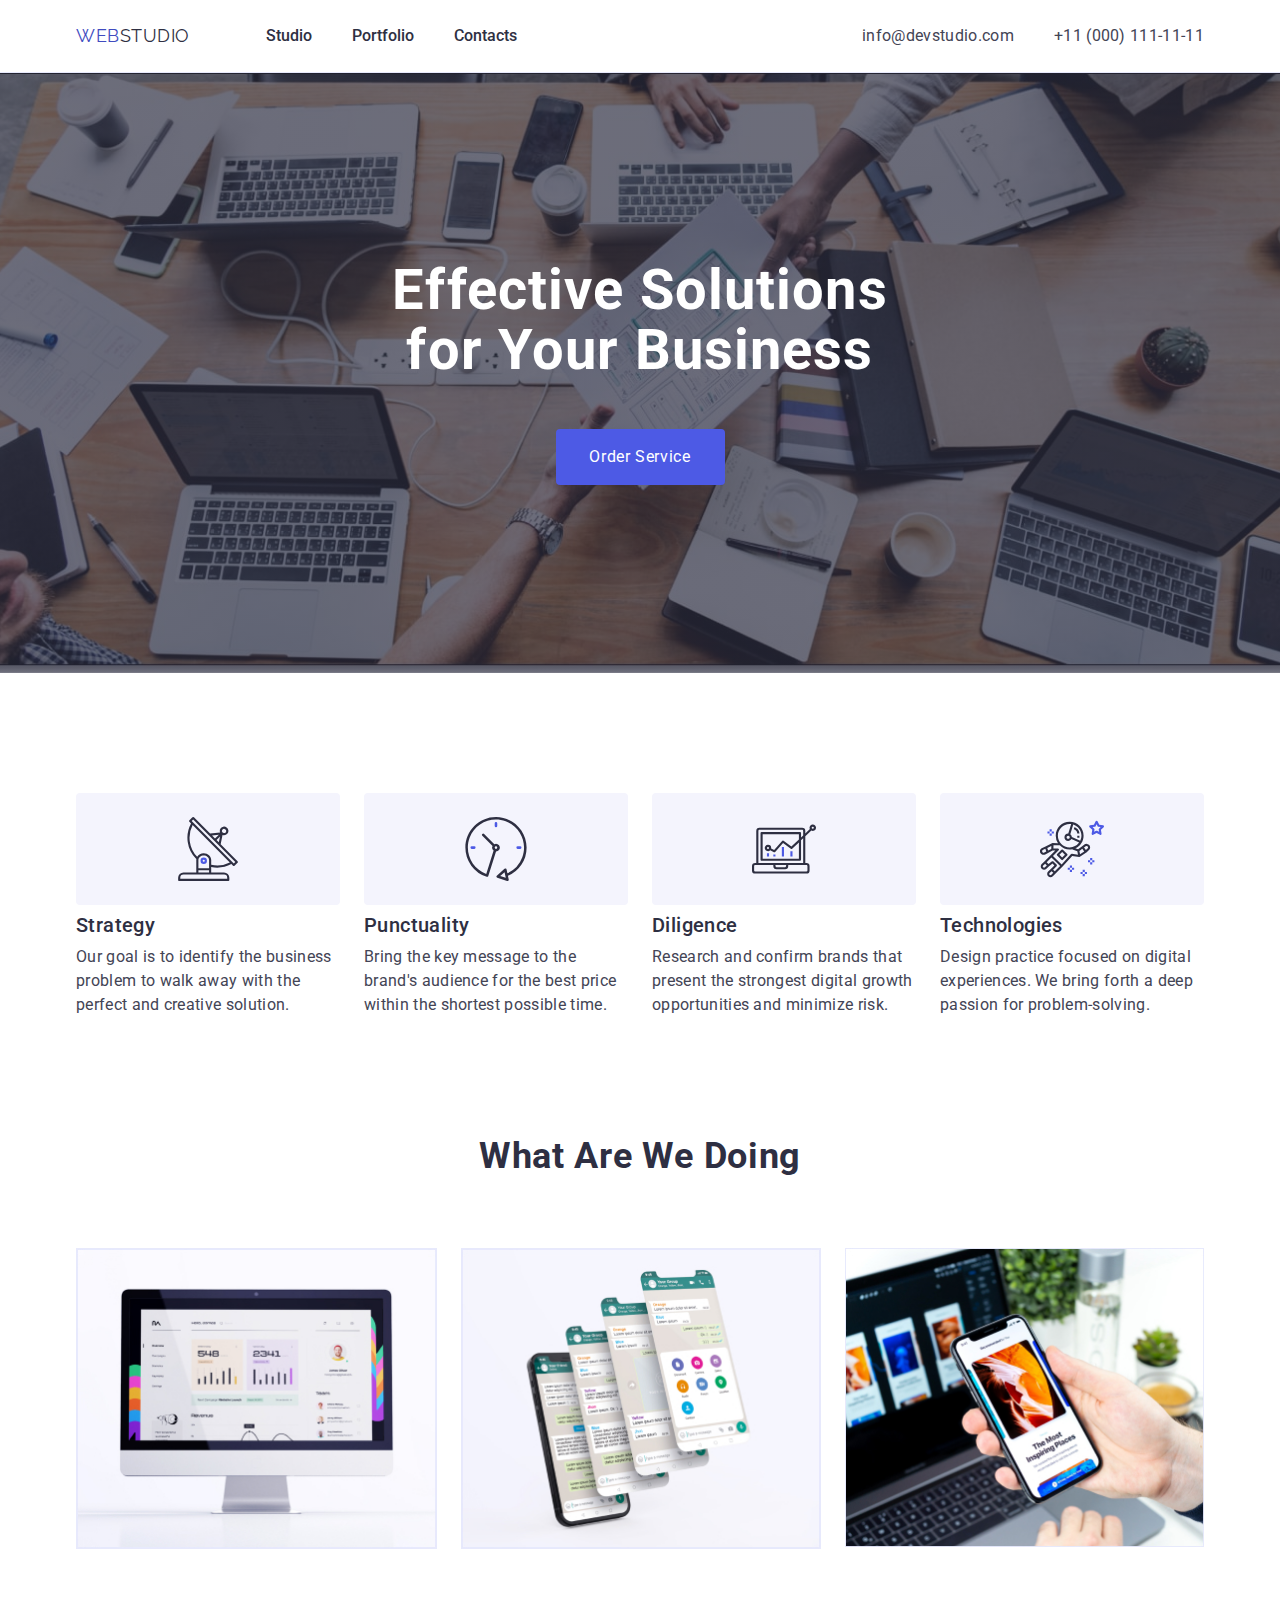
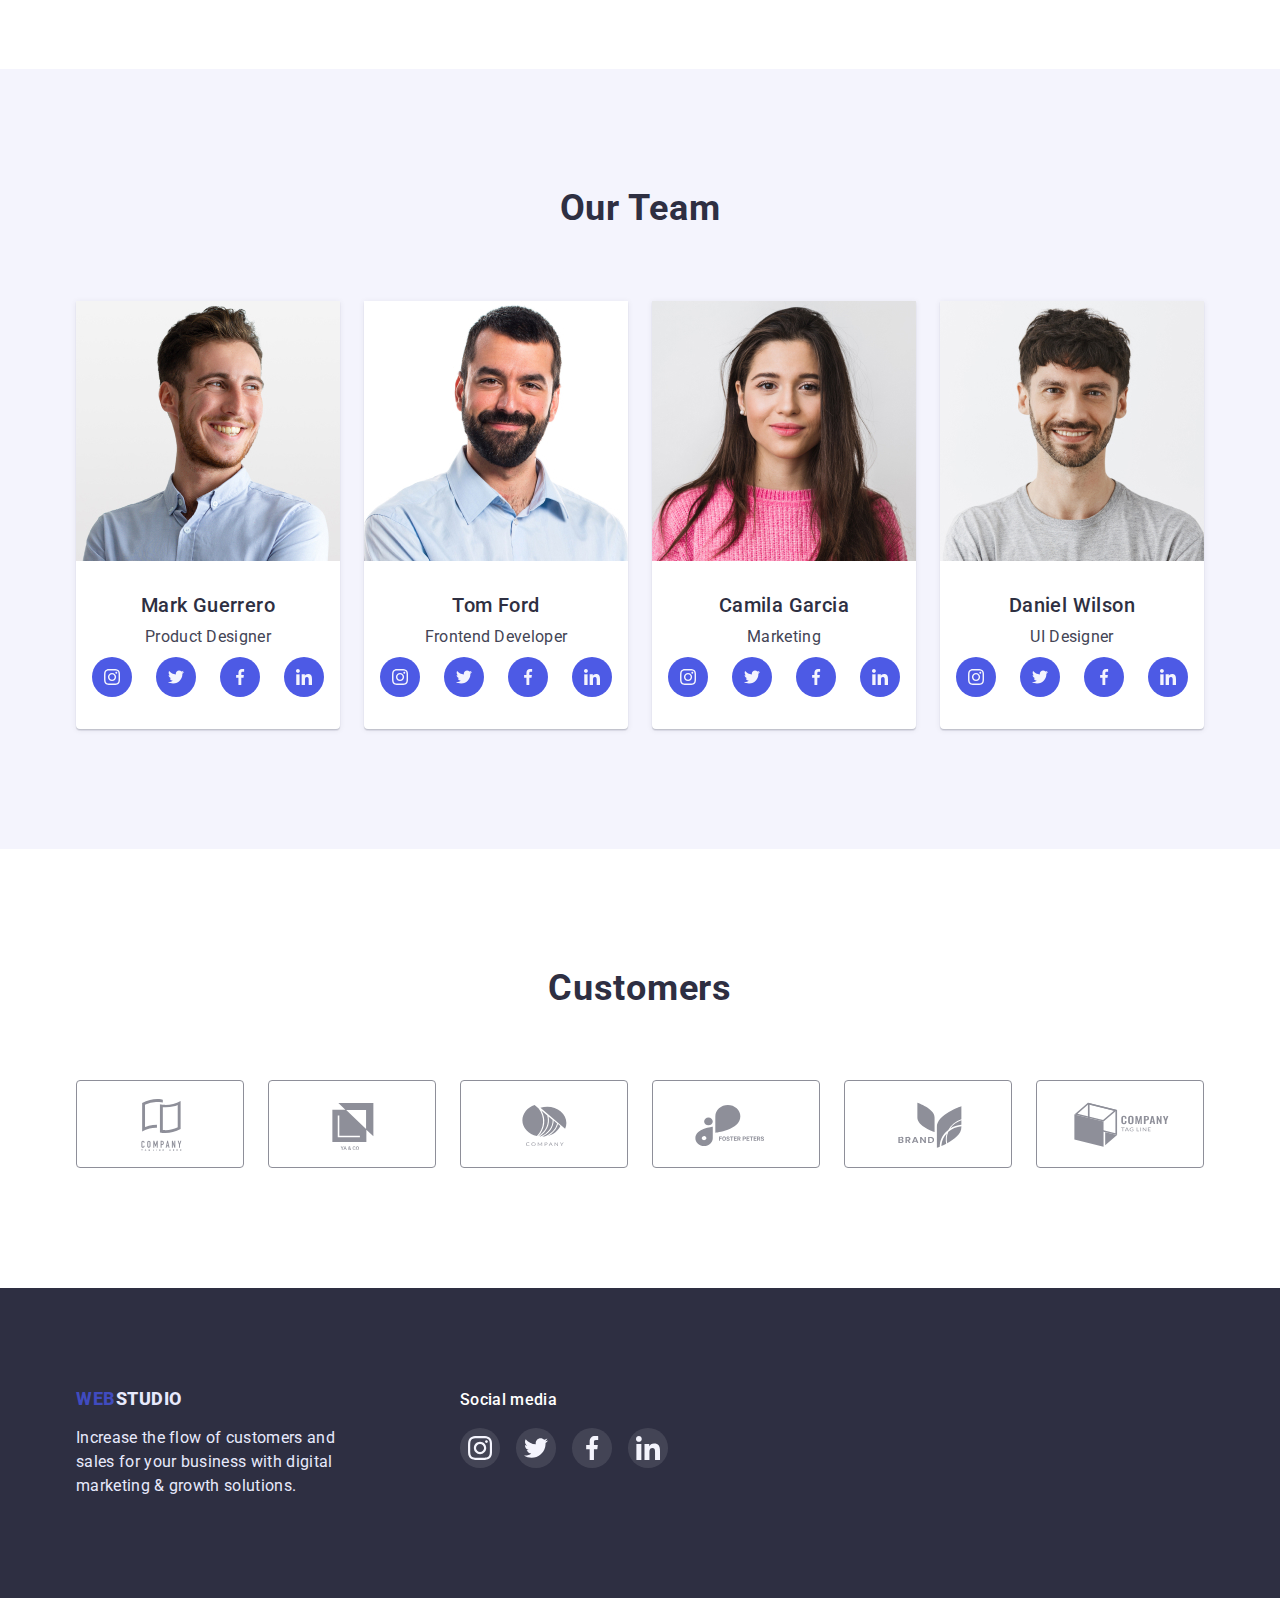
<file: index.html>
<!DOCTYPE html>
<html lang="en">
  <head>
    <meta charset="UTF-8" />
    <meta http-equiv="X-UA-Compatible" content="IE=edge" />
    <meta name="viewport" content="width=device-width, initial-scale=1.0" />
    <title>goit-markup-hw-01</title>
    <link rel="preconnect" href="https://fonts.googleapis.com"><link rel="preconnect" href="https://fonts.gstatic.com" crossorigin><link href="https://fonts.googleapis.com/css2?family=Raleway:wght@800&family=Roboto:wght@400;500;700&display=swap" rel="stylesheet">
    <link rel="stylesheet" href="https://cdnjs.cloudflare.com/ajax/libs/modern-normalize/1.1.0/modern-normalize.min.css">
    <link rel="stylesheet" href="./css/styles.css">
  </head>
  <body class="body">
    <!--MainPage navigation List-->
    <header class="header">
      <div class="header-conteiner conteiner">
        <nav class="navigation">
          <a href="./index.html" class="logo">
            <span class="color-logo">Web</span>Studio
          </a>
          <ul class="header-link">
            <!--Header Navigation-->
            <li class="header-link-item">
              <a href="./index.html" class="link-nav">
                Studio
              </a>
            </li>
            <li class="header-link-item">
              <a href="./portfolio.html" class="link-nav">
                Portfolio
              </a>
            </li>
            <li class="header-link-item">
              <a href="./index.html" class="link-nav">
                Contacts
              </a>
            </li>
          </ul>
        </nav>
        <address class="address">
          <!--Footer Contact List-->
          <ul class="header-nav">
            <li class="header-nav-item">
              <a href="mailto:info@devstudio.com" class="contatc-link">
                info@devstudio.com
              </a>
            </li>
            <li class="header-nav-item">
              <a href="tel:+110001111111" class="contatc-link">
                +11 (000) 111-11-11
              </a>
            </li>
          </ul>
        </address>
      </div>
    </header>
    <!--colorBox + button-->
    <main>
      <!-- Section1 -->
        <section class="banner section">
          <div class="conteiner">
            <h1 class="banner-title">Effective Solutions for Your Business</h1>
            <button type="button" class="mainpage-button">Order Service</button>
          </div>
        </section>
        <!--Bloc of Benefits--> 
      <section class="section">
          <div class="conteiner">
            <!-- <h2>Title</h2> -->
          <ul class="benefits-list">
            <!--first-->
            <li class="benefits-point">
              <div class="benefits-icon">
                <svg class="benefits-item"width="64" height="64">
                  <use href="images/icons.svg#icon-antenna-1">
                  </use>
                </svg>
              </div>
              <h3 class="section-subtitle">Strategy</h3>
              <p class="section-text">
                Our goal is to identify the business problem to walk away with the
                perfect and creative solution.
              </p>
            </li>
            <!--Second-->
            <li class="benefits-point">
              <div class="benefits-icon">
                <svg class="benefits-item"width="64" height="64">
                  <use href="images/icons.svg#icon-clock-1">
                  </use>
                </svg>
              </div>
              <h3 class="section-subtitle">Punctuality</h3>
              <p class="section-text">
                Bring the key message to the brand's audience for the best price
                within the shortest possible time.
              </p>
            </li>
            <!--Third-->
            <li class="benefits-point">
              <div class="benefits-icon">
                <svg class="benefits-item"width="64" height="64">
                  <use href="images/icons.svg#icon-diagram-1">
                  </use>
                </svg>
              </div>
              <h3 class="section-subtitle">Diligence</h3>
              <p class="section-text">
                Research and confirm brands that present the strongest digital
                growth opportunities and minimize risk.
              </p>
            </li>
            <!--fourth-->
            <li class="benefits-point">
              <div class="benefits-icon">
                <svg class="benefits-item"width="64" height="64">
                  <use href="images/icons.svg#icon-astronaut-1">
                  </use>
                </svg>
              </div>
              <h3 class="section-subtitle">Technologies</h3>
              <p class="section-text">
                Design practice focused on digital experiences. We bring forth a
                deep passion for problem-solving.
              </p>
            </li>
          </ul>
          </div>
      </section>
          <!--What are we doing-->
      <section class="section about">
        <div class="conteiner">
          <h2 class="section-title">What are we doing</h2>
        <!-- section3 -->
        <ul class="work-list">
          <!--FirstTypeOfWork-->
          <li class="work-item">
            <img src="./images/computer.jpg" alt="notebook" width="360"/>
          </li>
          <!--SecondTypeOfWork-->
          <li class="work-item">
            <img src="./images/socialnetwork.jpg" alt="socialmedia" width="360"/>
          </li class="work-item">
            <!--ThirdTypeOfWork-->
          <li>
            <img src="./images/mobilephone.jpg" alt="mobilephone" width="360"/>
          </li>
        </ul>
        </div>
      </section>
        <!--Our Team-->
      <section class="section team">
         <div class="conteiner">
           <!-- Section4 -->
           <h2 class="section-title">Our Team</h2>
           <!--TeamOrder-->
           <ul class="work-list">
           <!--Teammate1-->
           <li class="taem-block">
             <img src="./images/tomfordteam.jpg" alt="teammate" width="264" class="team-photo"/>
             <h3 class="section-subtitle">Mark Guerrero</h3>
             <p class="section-text">Product Designer</p>
             <ul class="team-link">
               <li class="team-link-item">
                <a 
                  class="social-item"
                  href="https://www.instagram.com/"
                  aria-label="instagram"
                  target="_blank"
                  rel="noopener noreferrer">
                  <svg class="social-icon "width="16" height="16">
                    <use href="images/icons.svg#icon-instagram-1"></use>
                  </svg>
                </a>
                </li>
                <li class="team-link-item">
                <a 
                  class="social-item"  
                  href="https://twitter.com/twitter?lang=uk"
                  aria-label="twitter"
                  target="_blank"
                  rel="noopener noreferrer">
                  <svg class="social-icon "width="16" height="16">
                    <use href="images/icons.svg#icon-twitter-1"></use>
                  </svg>
                </a>
                </li>
               <li class="team-link-item">
                <a
                  class="social-item"
                  href="https://www.facebook.com/"
                  aria-label="facebook"
                  target="_blank"
                  rel="noopener noreferrer">
                  <svg class="social-icon "width="16" height="16">
                    <use href="images/icons.svg#icon-facebook-1"></use>
                  </svg>
                </a>
                </li>
                <li class="team-link-item">
                <a 
                  class="social-item"
                  href="https://ua.linkedin.com/"
                  aria-label="linkedin"
                  target="_blank"
                  rel="noopener noreferrer">
                  <svg class="social-icon "width="16" height="16">
                    <use href="images/icons.svg#icon-linkedin-1"></use>
                  </svg>
                </a>
                </li> 
             </ul>
           </li>
           <!--Teammate2-->
           <li class="taem-block">
               <img src="./images/marcguerreroteam.jpg" alt="teammate" width="264" class="team-photo"/>
               <h3 class="section-subtitle">Tom Ford</h3>
               <p class="section-text">Frontend Developer</p>
               <ul class="team-link">
               <li class="team-link-item">
                <a 
                  class="social-item"
                  href="https://www.instagram.com/"
                  aria-label="instagram"
                  target="_blank"
                  rel="noopener noreferrer">
                  <svg class="social-icon "width="16" height="16">
                    <use href="images/icons.svg#icon-instagram-1"></use>
                  </svg>
                </a>
                </li>
                <li class="team-link-item">
                <a 
                  class="social-item"  
                  href="https://twitter.com/twitter?lang=uk"
                  aria-label="twitter"
                  target="_blank"
                  rel="noopener noreferrer">
                  <svg class="social-icon "width="16" height="16">
                    <use href="images/icons.svg#icon-twitter-1"></use>
                  </svg>
                </a>
                </li>
               <li class="team-link-item">
                <a
                  class="social-item"
                  href="https://www.facebook.com/"
                  aria-label="facebook"
                  target="_blank"
                  rel="noopener noreferrer">
                  <svg class="social-icon "width="16" height="16">
                    <use href="images/icons.svg#icon-facebook-1"></use>
                  </svg>
                </a>
                </li>
                <li class="team-link-item">
                <a 
                  class="social-item"
                  href="https://ua.linkedin.com/"
                  aria-label="linkedin"
                  target="_blank"
                  rel="noopener noreferrer">
                  <svg class="social-icon "width="16" height="16">
                    <use href="images/icons.svg#icon-linkedin-1"></use>
                  </svg>
                </a>
                </li> 
             </ul>
           </li>
           <!--Teammate3-->
           <li class="taem-block">
               <img src="./images/camilagarciateam.jpg" alt="teammate" width="264" class="team-photo"/>
               <h3 class="section-subtitle">Camila Garcia</h3>
               <p class="section-text">Marketing</p>
               <ul class="team-link">
                <li class="team-link-item">
                 <a 
                   class="social-item"
                   href="https://www.instagram.com/"
                   aria-label="instagram"
                   target="_blank"
                   rel="noopener noreferrer">
                   <svg class="social-icon "width="16" height="16">
                     <use href="images/icons.svg#icon-instagram-1"></use>
                   </svg>
                 </a>
                 </li>
                 <li class="team-link-item">
                 <a 
                   class="social-item"  
                   href="https://twitter.com/twitter?lang=uk"
                   aria-label="twitter"
                   target="_blank"
                   rel="noopener noreferrer">
                   <svg class="social-icon "width="16" height="16">
                     <use href="images/icons.svg#icon-twitter-1"></use>
                   </svg>
                 </a>
                 </li>
                <li class="team-link-item">
                 <a
                   class="social-item"
                   href="https://www.facebook.com/"
                   aria-label="facebook"
                   target="_blank"
                   rel="noopener noreferrer">
                   <svg class="social-icon "width="16" height="16">
                     <use href="images/icons.svg#icon-facebook-1"></use>
                   </svg>
                 </a>
                 </li>
                 <li class="team-link-item">
                 <a 
                   class="social-item"
                   href="https://ua.linkedin.com/"
                   aria-label="linkedin"
                   target="_blank"
                   rel="noopener noreferrer">
                   <svg class="social-icon "width="16" height="16">
                     <use href="images/icons.svg#icon-linkedin-1"></use>
                   </svg>
                 </a>
                 </li> 
              </ul>
           </li>
           <!--Teammate4-->
           <li class="taem-block">
               <img src="./images/danielwilsonteam.jpg" alt="teammate" width="264" class="team-photo"/>
               <h3 class="section-subtitle">Daniel Wilson</h3>
               <p class="section-text">UI Designer</p>
               <ul class="team-link">
                <li class="team-link-item">
                 <a 
                   class="social-item"
                   href="https://www.instagram.com/"
                   aria-label="instagram"
                   target="_blank"
                   rel="noopener noreferrer">
                   <svg class="social-icon "width="16" height="16">
                     <use href="images/icons.svg#icon-instagram-1"></use>
                   </svg>
                 </a>
                 </li>
                 <li class="team-link-item">
                 <a 
                   class="social-item"  
                   href="https://twitter.com/twitter?lang=uk"
                   aria-label="twitter"
                   target="_blank"
                   rel="noopener noreferrer">
                   <svg class="social-icon "width="16" height="16">
                     <use href="images/icons.svg#icon-twitter-1"></use>
                   </svg>
                 </a>
                 </li>
                <li class="team-link-item">
                 <a
                   class="social-item"
                   href="https://www.facebook.com/"
                   aria-label="facebook"
                   target="_blank"
                   rel="noopener noreferrer">
                   <svg class="social-icon "width="16" height="16">
                     <use href="images/icons.svg#icon-facebook-1"></use>
                   </svg>
                 </a>
                 </li>
                 <li class="team-link-item">
                 <a 
                   class="social-item"
                   href="https://ua.linkedin.com/"
                   aria-label="linkedin"
                   target="_blank"
                   rel="noopener noreferrer">
                   <svg class="social-icon "width="16" height="16">
                     <use href="images/icons.svg#icon-linkedin-1"></use>
                   </svg>
                 </a>
                 </li> 
              </ul>
           </li>
         </ul>
         </div>
      </section>
      <!-- Customers -->
      <section class="section">
        <div class="conteiner customer">
          <h2 class="section-title">Customers</h2>
          <ul class="customers-list">
            <li class="costumer-order">
              <a class="customer-point" href="">
                <svg class="customer-item"width="104" height="56">
                  <use href="images/icons.svg#icon-Logo2">
                  </use>
                </svg>
              </a>
            </li>
            <li class="costumer-order">
              <a class="customer-point" href="">
                <svg class="customer-item"width="104" height="56">
                  <use href="images/icons.svg#icon-Logo1">
                  </use>
                </svg>
              </a>
            </li>
            <li class="costumer-order">
              <a class="customer-point" href="">
                <svg class="customer-item"width="104" height="56">
                  <use href="images/icons.svg#icon-Logo3">
                  </use>
                </svg>
              </a>
            </li>
            <li class="costumer-order">
              <a class="customer-point" href="">
                <svg class="customer-item"width="104" height="56">
                  <use href="images/icons.svg#icon-Logo4">
                  </use>
                </svg>
              </a>
            </li>
            <li class="costumer-order" >
              <a class="customer-point" href="">
                <svg class="customer-item"width="104" height="56">
                  <use href="images/icons.svg#icon-Logo5">
                  </use>
                </svg>
              </a>
            </li>
            <li class="costumer-order" href="">
              <a
               class="customer-point" href="">
                <svg class="customer-item"width="104" height="56">
                  <use href="images/icons.svg#icon-Logo6">
                  </use>
                </svg>
              </a>
            </li>
          </ul>
        </div>
      </section>
    </main>
    <!--Footer-->
    <footer class="footer">
      <div class="conteiner footer-conteiner">
        <div class="logo-wrapper">
          <a href="./index.html" class="logo-footer">
            <span class="color-logo">Web</span>Studio
          </a>
          <p class="footer-text">
            Increase the flow of customers and sales for your business with digital
             marketing & growth solutions.
          </p>
        </div>
        <div class="soc-wrapper">
          <p class="footer-links">Social media</p>
          <ul class="footer-social">
            <li class="team-link-item">
              <a 
                class="social-item-footer"
                href="https://www.instagram.com/"
                aria-label="instagram"
                target="_blank"
                rel="noopener noreferrer">
                <svg class="social-icon" width="24" height="24">
                  <use href="images/icons.svg#icon-instagram-1"></use>
                </svg>
              </a>
            </li>
            <li class="team-link-item">
              <a 
                class="social-item-footer"  
                href="https://twitter.com/twitter?lang=uk"
                aria-label="twitter"
                target="_blank"
                rel="noopener noreferrer">
                <svg class="social-icon "width="24" height="24">
                  <use href="images/icons.svg#icon-twitter-1"></use>
                </svg>
              </a>
              </li>
            <li class="team-link-item">
              <a
                class="social-item-footer"
                href="https://www.facebook.com/"
                aria-label="facebook"
                target="_blank"
                rel="noopener noreferrer">
                <svg class="social-icon "width="24" height="24">
                  <use href="images/icons.svg#icon-facebook-1"></use>
                </svg>
              </a>
              </li>
              <li class="team-link-item">
              <a 
                class="social-item-footer"
                href="https://ua.linkedin.com/"
                aria-label="linkedin"
                target="_blank"
                rel="noopener noreferrer">
                <svg class="social-icon "width="24" height="24">
                  <use href="images/icons.svg#icon-linkedin-1"></use>
                </svg>
              </a>
              </li> 
          </ul>
      </div>
    </footer>
  </body>
</html>
</file>
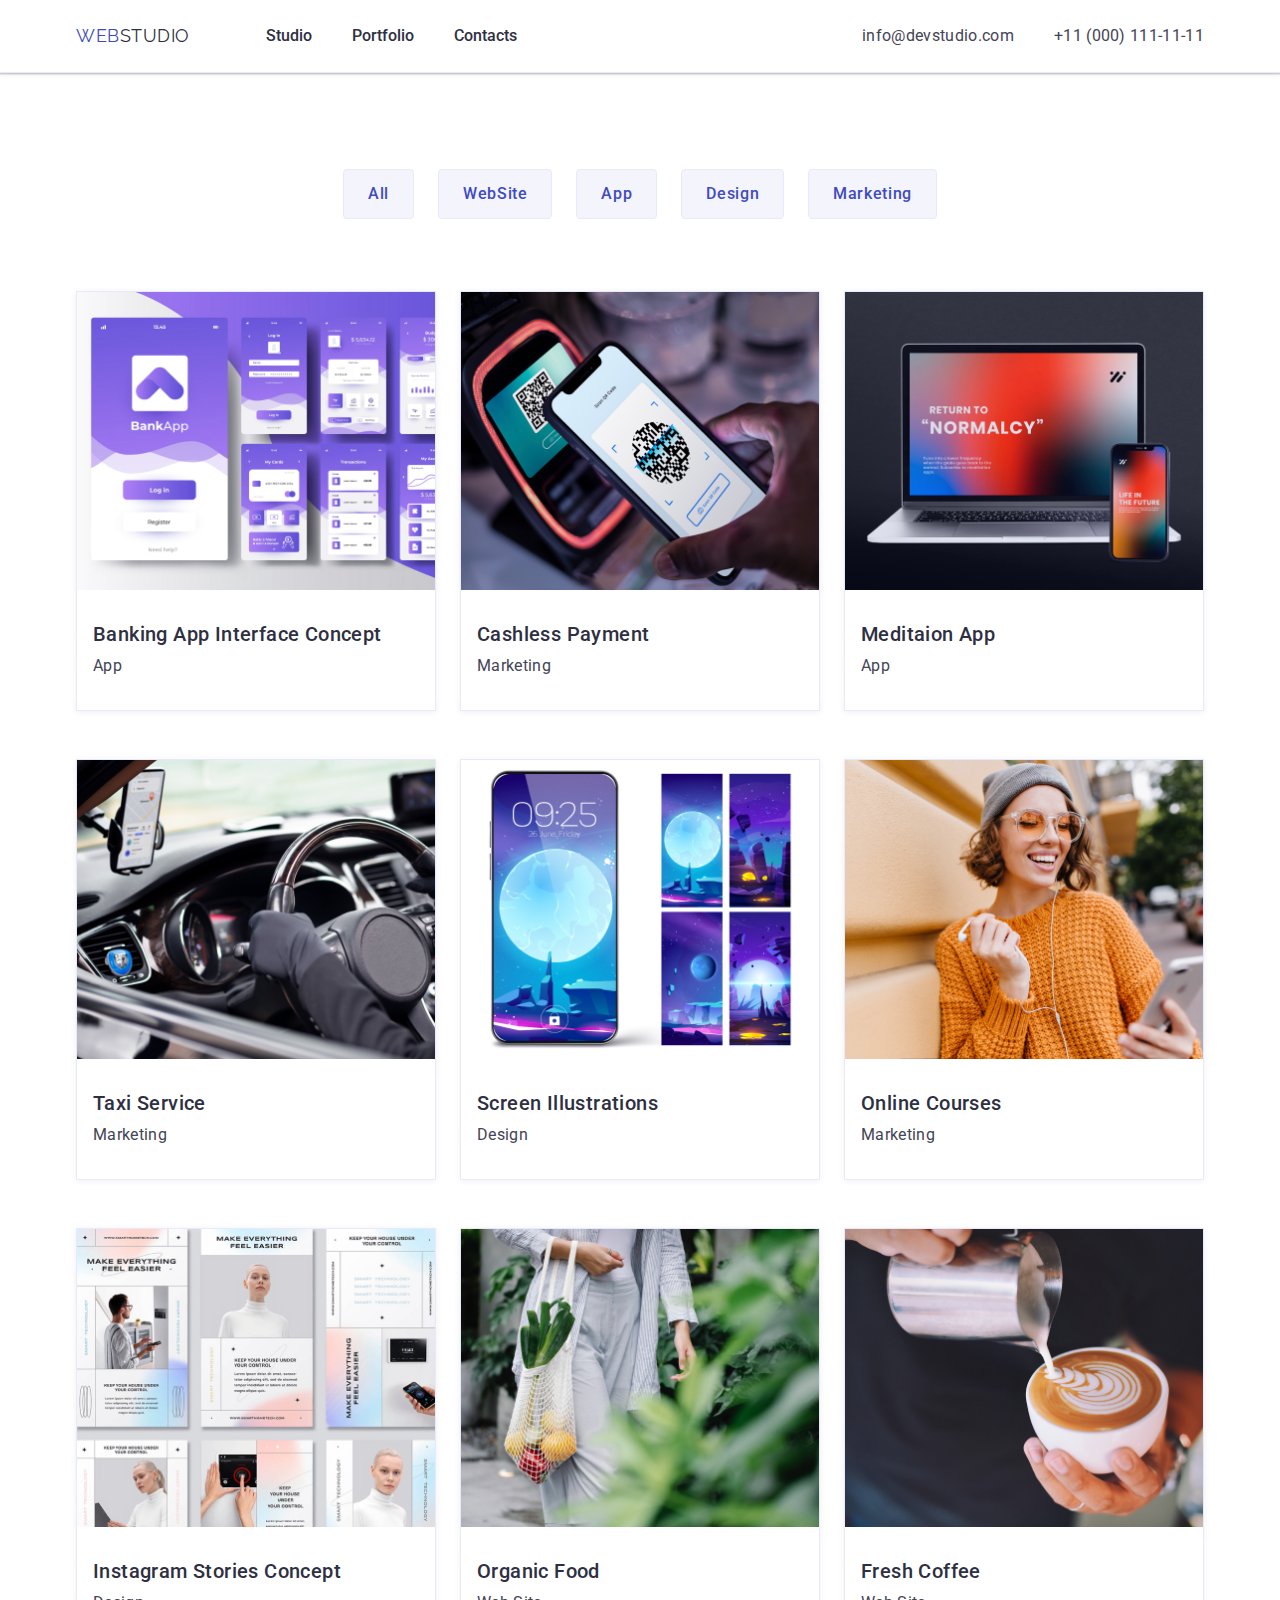
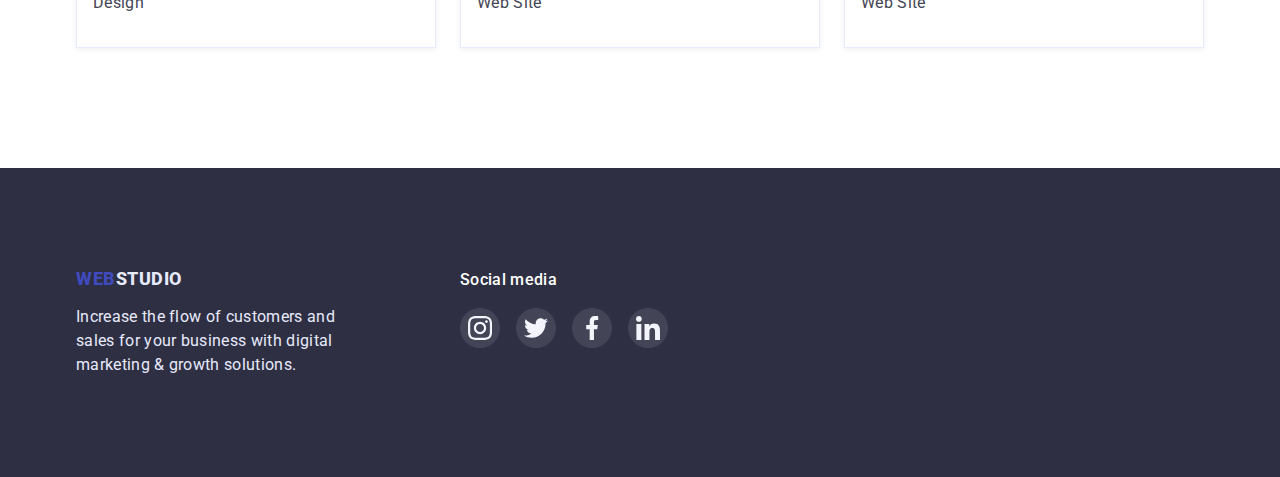
<file: portfolio.html>
<!DOCTYPE html>
<html lang="en">
  <head>
    <meta charset="UTF-8">
    <meta http-equiv="X-UA-Compatible" content="IE=edge">
    <meta name="viewport" content="width=device-width, initial-scale=1.0">
    <title>Portfolio</title>
    <link rel="preconnect" href="https://fonts.googleapis.com"><link rel="preconnect"
    href="https://fonts.gstatic.com" crossorigin><link
    href="https://fonts.googleapis.com/css2?family=Raleway:wght@800&family=Roboto:wght@400;500;700&display=swap"
    rel="stylesheet">
    <link rel="stylesheet" href="https://cdnjs.cloudflare.com/ajax/libs/modern-normalize/1.1.0/modern-normalize.min.css">
    <link rel="stylesheet" href=".//css/styles.css">
  </head>
<body>
    <!--header-->
    <header class="header">
      <div class="header-conteiner conteiner">
        <nav class="navigation">
          <a href="./index.html" class="logo">
            <span class="color-logo">Web</span>Studio
          </a>
          <ul class="header-link">
            <!--Header Navigation-->
            <li class="header-link-item">
              <a href="./index.html" class="link-nav">
                Studio
              </a>
            </li>
            <li class="header-link-item">
              <a href="./portfolio.html" class="link-nav">
                Portfolio
              </a>
            </li>
            <li class="header-link-item">
              <a href="./index.html" class="link-nav">
                Contacts
              </a>
            </li>
          </ul>
        </nav>
        <address class="address">
          <!--Footer Contact List-->
          <ul class="header-nav">
            <li class="header-nav-item">
              <a href="mailto:info@devstudio.com" class="contatc-link">
                info@devstudio.com
              </a>
            </li>
            <li class="header-nav-item">
              <a href="tel:+110001111111" class="contatc-link">
                +11 (000) 111-11-11
              </a>
            </li>
          </ul>
        </address>
      </div>
    </header>
    <main>
      <section class="section portfolio">
          <div class="conteiner">
            <!-- list of nav.buttoms -->
            <!-- <h1> Selection button's -->
              <h1 class="visually-hidden">Hiden</h1>
            <ul class="button-list">
              <li>
                <button type="button" class="selection-button">All</button>
              </li>
              <li>
                <button type="button" class="selection-button">WebSite</button>
              </li>
              <li>
                <button type="button" class="selection-button">App</button>
              </li>
              <li>
                <button type="button" class="selection-button">Design</button>
              </li>
              <li>
                <button type="button" class="selection-button last">Marketing</button>
              </li>
            </ul>
            <!-- portfolio List -->
            <ul class="portfolio-list">
              <li class="portfolio-item">
                <a href="./portfolio.html">
                  <img src=".//images/images_portfolio/Banking App Interface Concept.jpg" alt="Banking App Interface Concept" width="360"
                  height="300" class="item-image">
                  <div class="portfolio-subtitle">
                    <h2 class="section-subtitle">Banking App Interface Concept</h2>
                    <p class="section-text">App</p>
                  </div>
                </a>
              </li>
              <li class="portfolio-item">
                <a href="./portfolio.html">
                  <img src=".//images/images_portfolio/Cashless Payment.jpg" alt="Cashless Payment" width="360"
                  height="300" class="item-image">
                  <div class="portfolio-subtitle">
                    <h2 class="section-subtitle">Cashless Payment</h2>
                    <p class="section-text">Marketing</p>
                  </div>
                </a>
              </li>
              <li class="portfolio-item">
                <a href="./portfolio.html">
                  <img src=".//images/images_portfolio/Meditaion App.jpg" alt="Meditaion App" width="360"
                  height="300" class="item-image">
                  <div class="portfolio-subtitle">
                    <h2 class="section-subtitle">Meditaion App</h2>
                    <p class="section-text">App</p>
                  </div>
                </a>
              </li>
              <li class="portfolio-item">
                <a href="./portfolio.html">
                  <img src=".//images/images_portfolio/Taxi Service.jpg" alt="Taxi Service" width="360"
                  height="300" class="item-image">
                  <div class="portfolio-subtitle">
                    <h2 class="section-subtitle">Taxi Service</h2>
                    <p class="section-text">Marketing</p>
                  </div>
                </a>
              </li>
              <li class="portfolio-item">
                <a href="./portfolio.html">
                  <img src=".//images/images_portfolio/Screen Illustrations.jpg" alt="Screen Illustrations" width="360"
                  height="300" class="item-image">
                  <div class="portfolio-subtitle">
                    <h2 class="section-subtitle">Screen Illustrations</h2>
                    <p class="section-text">Design</p>
                  </div>
                </a>
              </li>
              <li class="portfolio-item">
                <a href="./portfolio.html">
                  <img src=".//images/images_portfolio/Online Courses.jpg" alt="Online Courses" width="360"
                  height="300" class="item-image">
                  <div class="portfolio-subtitle">
                    <h2 class="section-subtitle">Online Courses</h2>
                    <p class="section-text">Marketing</p>
                  </div>
                </a>
              </li>
              <li class="portfolio-item">
                <a href="./portfolio.html">
                  <img src=".//images/images_portfolio/Instagram Stories Concept.jpg" alt="Instagram Stories Concept" width="360"
                  height="300" class="item-image">
                  <div class="portfolio-subtitle">
                    <h2 class="section-subtitle">Instagram Stories Concept</h2>
                    <p class="section-text">Design</p>
                  </div>
                </a>
              </li>
              <li class="portfolio-item">
                <a href="./portfolio.html">
                  <img src=".//images/images_portfolio/Organic Food.jpg" alt="Organic Food" width="360"
                  height="300" class="item-image">
                  <div class="portfolio-subtitle">
                    <h2 class="section-subtitle">Organic Food</h2>
                    <p class="section-text">Web Site</p>
                  </div>
                </a>
              </li>
              <li class="portfolio-item">
                <a href="./portfolio.html">
                  <img src=".//images/images_portfolio/Fresh Coffee.jpg" alt="Fresh Coffee" width="360"
                  height="300" class="item-image">
                  <div class="portfolio-subtitle">
                    <h2 class="section-subtitle">Fresh Coffee</h2>
                    <p class="section-text">Web Site</p>
                  </div>
                </a>
              </li>
            </ul>
          </div>
        </section>
    </main>
    <footer class="footer">
      <div class="conteiner footer-conteiner">
        <div class="logo-wrapper">
          <a href="./index.html" class="logo-footer">
            <span class="color-logo">Web</span>Studio
          </a>
          <p class="footer-text">
            Increase the flow of customers and sales for your business with digital
             marketing & growth solutions.
          </p>
        </div>
        <div class="soc-wrapper">
          <span class="footer-links">Social media</span>
          <ul class="footer-social">
            <li class="team-link-item">
              <a 
                class="social-item-footer"
                href="https://www.instagram.com/"
                aria-label="instagram"
                target="_blank"
                rel="noopener noreferrer">
                <svg class="social-icon" width="24" height="24">
                  <use href="images/icons.svg#icon-instagram-1"></use>
                </svg>
              </a>
            </li>
            <li class="team-link-item">
              <a 
                class="social-item-footer"  
                href="https://twitter.com/twitter?lang=uk"
                aria-label="twitter"
                target="_blank"
                rel="noopener noreferrer">
                <svg class="social-icon "width="24" height="24">
                  <use href="images/icons.svg#icon-twitter-1"></use>
                </svg>
              </a>
              </li>
            <li class="team-link-item">
              <a
                class="social-item-footer"
                href="https://www.facebook.com/"
                aria-label="facebook"
                target="_blank"
                rel="noopener noreferrer">
                <svg class="social-icon "width="24" height="24">
                  <use href="images/icons.svg#icon-facebook-1"></use>
                </svg>
              </a>
              </li>
              <li class="team-link-item">
              <a 
                class="social-item-footer"
                href="https://ua.linkedin.com/"
                aria-label="linkedin"
                target="_blank"
                rel="noopener noreferrer">
                <svg class="social-icon "width="24" height="24">
                  <use href="images/icons.svg#icon-linkedin-1"></use>
                </svg>
              </a>
              </li> 
          </ul>
      </div>
    </footer>
</body>
</html>
</file>
<file: css/styles.css>
:root{
        --primary-brand: #4D5AE5;
        --active-button: #404BBF;
        --section-colour: #2E2F42;
        --success: #31D0AA;
        --text-discription: #434455;
        --subtle-text: #8E8F99;
        --accent: #E7E9FC;
        --cloud-bckground: #F4F4FD;
        --white-base: #ffffff;
    }

    body {
        font-family: 'Roboto',sans-serif;
        color: var(--section-colour);
        font-size: 16px;
        background-color: var(--white-base);
    }

    .visually-hidden {
        position: absolute;
        width: 1px;
        height: 1px;
        margin: -1px;
        border: 0;
        padding: 0;
        white-space: nowrap;
        clip-path: inset(100%);
        clip: rect(0 0 0 0);
        overflow: hidden;
    }

    ul{
        list-style-type: none;
    }

    ul,h1,h2,h3,h4,h5,h6,p{
        margin-top: 0;
        margin-bottom: 0;
    }

    ul{
        padding-left: 0;
    }

    a{
        text-decoration: none;
        color: inherit;
    }

    img{
        display: block;
        max-width: 100%;
        height: auto;
    }

    .header{
       padding: 24px 0;
       border-bottom: 1px solid var(--accent);
        box-shadow: 0px 2px 1px rgba(46, 47, 66, 0.08),
        0px 1px 1px rgba(46, 47, 66, 0.16),
        0px 1px 6px rgba(46, 47, 66, 0.08);
    }

    .conteiner{
        width: 1158px;
        margin-left: auto;
        margin-right: auto;
        padding: 0 15px;
    }
    
    .header-conteiner{
        display: flex;
        align-items: center;
    }

    .navigation{
        display: flex;
        align-items: center;
    }

    .section{
        padding-top: 120px;
        padding-bottom: 120px;
    }

    .address{
        margin-left: auto;
    }   

    .header-nav{
        display: flex;
        margin-left: auto;
        gap: 40px;
    }

    .header-link{
        margin-left: 76px;
        display: flex;
        gap: 40px;
    }
  
    nav{
        display: block;
    }

    .color-logo{
        color: var(--active-button);
    }


    .logo{
        color: var(--section-colour);
        font-family: 'Raleway';
        font-size: 18px;
        line-height: 1.33;
        align-items: center;
        letter-spacing: 0.03em;
        text-transform: uppercase;
        display: inline-block;
    }

    .link-nav{
        line-height: 1.5;
        letter-spacing: 0.02px;
        color: var(--section-colour);
        font-weight: 500;
    }

    .link-nav:hover,
    .link-nav:focus{
        color: var(--active-button);
    }

    .contatc-link{
        line-height: 1.5;
        letter-spacing: 0.02em;
        font-weight: 400;
        color:var(--text-discription);
        font-style: normal;
    }

    .contatc-link:hover,
    .contatc-link:focus{
        color: var(--active-button);
    }

    .banner{
        text-align: center;
        padding-top: 188px;
        padding-bottom: 188px;
        background-image: linear-gradient(
            to top,
            rgba(46, 47, 66, 0.7),
            rgba(46, 47, 66, 0.7)),
            url(../images/background.jpg);
        background-repeat: no-repeat;
        background-position: center;
        background-size: cover;
        max-width: 1440px;
        margin-left: auto;
        margin-right: auto;
    }

    .about{
        padding-top: 0px;
    }

    .banner-title{
        font-size: 56px;
        line-height: 1.07;
        letter-spacing: 0.02em;
        color: var(--white-base); 
        width: 496px;
        margin-left: auto;
        margin-right: auto;
        margin-bottom: 48px;
        /* background-color: tomato; */
    }

    .work-list{
        display: flex;
        column-gap: 24px;
    }

    .work-item{
        border: 1px solid var(--accent);
    }

    .taem-block{
        outline: 1px solid inherit;
        border-radius: 0px 0px 4px 4px;
        background-color: var(--white-base);
        padding-bottom: 32px;
        box-shadow: 0px 1px 6px rgba(46, 47, 66, 0.08), 
        0px 1px 1px rgba(46, 47, 66, 0.16), 
        0px 2px 1px rgba(46, 47, 66, 0.08);
    }

    .taem-block > h3{
        margin: 0px;
        padding: 0px;
        text-align: center;
        margin-top: 32px;
    }

    .taem-block > p{
        margin: 0px;
        padding: 0px;
        text-align: center;
        margin-top: 8px;
    }

    .team-link{
        display: flex;
        justify-content: center;
        gap: 24px;
        margin-top: 8px;
    }

    .social-item{
        display: flex;
        align-items: center;
        justify-content: center;
        border-radius: 50%;
        height: 40px;
        width: 40px;
        background-color: var(--primary-brand);
    }

    .social-item:hover,
    .social-item:focus{
        background-color: var(--active-button);
    }

    .section-title{
        font-size: 36px;
        line-height: 1.1;
        text-align: center;
        letter-spacing: 0.02em;
        text-transform: capitalize;
        margin-bottom: 72px;
    }

    .section-subtitle{
        font-size: 20px;
        line-height: 1.2;
        letter-spacing: 0.02em;
        font-weight: 500;
        text-align: left;
        margin-bottom: 8px;
    }

    .section-text{
        line-height: 1.5;
        letter-spacing: 0.02em;
        color: var(--text-discription);
        letter-spacing: 0.02em;
    }

    .team{
        background-color: var(--cloud-bckground);
    }

    .customers-list{
        display: flex;
        gap: 24px;
        align-items: center;
        margin-left: auto;
        margin-right: auto;
    }
    
    .costumer-order{
        flex-basis: calc((100% - 120px) / 6);
    }

    .customer-point{
        display: flex;
        justify-content: center;
        align-items:center;
        width: 100%;
        height: 88px;
        border: 1px solid var(--subtle-text);
        border-radius: 4px;
    }

    .customer-point:hover,
    .customer-point:focus{
        border: 1px solid var(--active-button);
    }

    .customer-item{
        fill: var(--subtle-text)
    }

    .customer-point:focus .customer-item,
    .customer-point:hover .customer-item{
        fill: var(--active-button);  
    }

    button{
        background-color: var(--primary-brand);
        color: var(--white-base);
        cursor: pointer;
        line-height: 1.5; 
        text-align: center;
        letter-spacing: 0.04em;
        border-radius: 4px;
        border-width: 0px;
        padding: 16px 32px;
        min-width: 169px;
        display: inline-block;
    }

    .mainpage-button:hover,
    .mainpage-button:focus{
        background-color: var(--active-button);

    }

    .selection-button{
        background-color: var(--cloud-bckground);
        color: var(--active-button);
        border: 1px solid var(--accent);
        border-radius: 4px;
        font-weight: 500;
        min-width: 69px;
        min-height: 48px;
        display: flex;
        padding: 12px 24px;
    }

    .selection-button:hover,
    .selection-button:focus{
        background-color: var(--active-button);
        color: var(--cloud-bckground); 
        box-shadow: 0px 3px 1px rgba(0, 0, 0, 0.1),
         0px 2px 1px rgba(0, 0, 0, 0.08), 
         0px 2px 2px rgba(0, 0, 0, 0.12);
    }

    .portfolio{
        padding-top: 96px;
    }

    .button-list{
        display: flex;
        gap: 24px;
        justify-content: center;
        margin-bottom: 72px;
    }

    .benefits-list{ 
        display: flex;
        gap: 24px;
    }

    .benefits-point{
        width: 264px;
    }

    .benefits-icon{
        display: flex;
        align-items: center;
        justify-content: center;
        width: 264px;
        height: 112px;
        border-radius: 4px;
        background-color: var(--cloud-bckground);
        margin-bottom: 8px;
    }

    .portfolio-list{
        display: flex;
        flex-wrap: wrap;
        column-gap: 24px;
        row-gap: 48px;
    }

    .portfolio-list > li{
        border: 1px solid var(--accent);
        flex-basis: calc((100% - 48px) / 3);
        box-shadow: 0px 1px 6px rgba(46, 47, 66, 0.08);
    }

    .portfolio-item:hover{
        box-shadow: 0px 1px 6px rgba(46, 47, 66, 0.08),
         0px 1px 1px rgba(46, 47, 66, 0.16), 
         0px 2px 1px rgba(46, 47, 66, 0.08);
    }

    .item-image{
        display: block;
    }

    .portfolio-subtitle{
        padding-left: 16px;
        padding-top: 32px;
        padding-bottom: 32px;
    }

    .footer{
        padding-top: 100px;
        padding-bottom: 100px;
        background-color: var(--section-colour);
    }

    
    .logo-footer{
        color: var(--accent);
        font-weight: 800;
        font-size: 18px;
        line-height: 21px;
        letter-spacing: 0.03em;
        text-transform: uppercase;
    }
    
    .footer-links{
        font-style: normal;
        font-weight: 500;
        font-size: 16px;
        line-height: 1.5;
        letter-spacing: 0.02em;
        color: var(--white-base);
    }
    
    .footer-social{
        display: flex;
        margin-top: 16px;
        gap: 16px;
    }
    .footer-text{
        line-height: 1.5;
        font-weight: 400;
        letter-spacing: 0.02em;
        color: var(--accent);
        width: 264px;
        height: 72px;
        margin-top: 16px;
    }

    .footer-conteiner{
        display: flex;
    }

    .soc-wrapper{
        margin-left: 120px;
    }

    .social-item-footer{
        display: flex;
        align-items: center;
        justify-content: center;
        border-radius: 50%;
        height: 40px;
        width: 40px;
        background-image: linear-gradient(to top,
        rgba(255, 255, 255, 0.1),
        rgba(255, 255, 255, 0.1));
    }

    .social-item-footer:hover,
    .social-item-footer:focus{
        background-image: linear-gradient(to top,
         var(--success),
        var(--success));
    }
</file>
